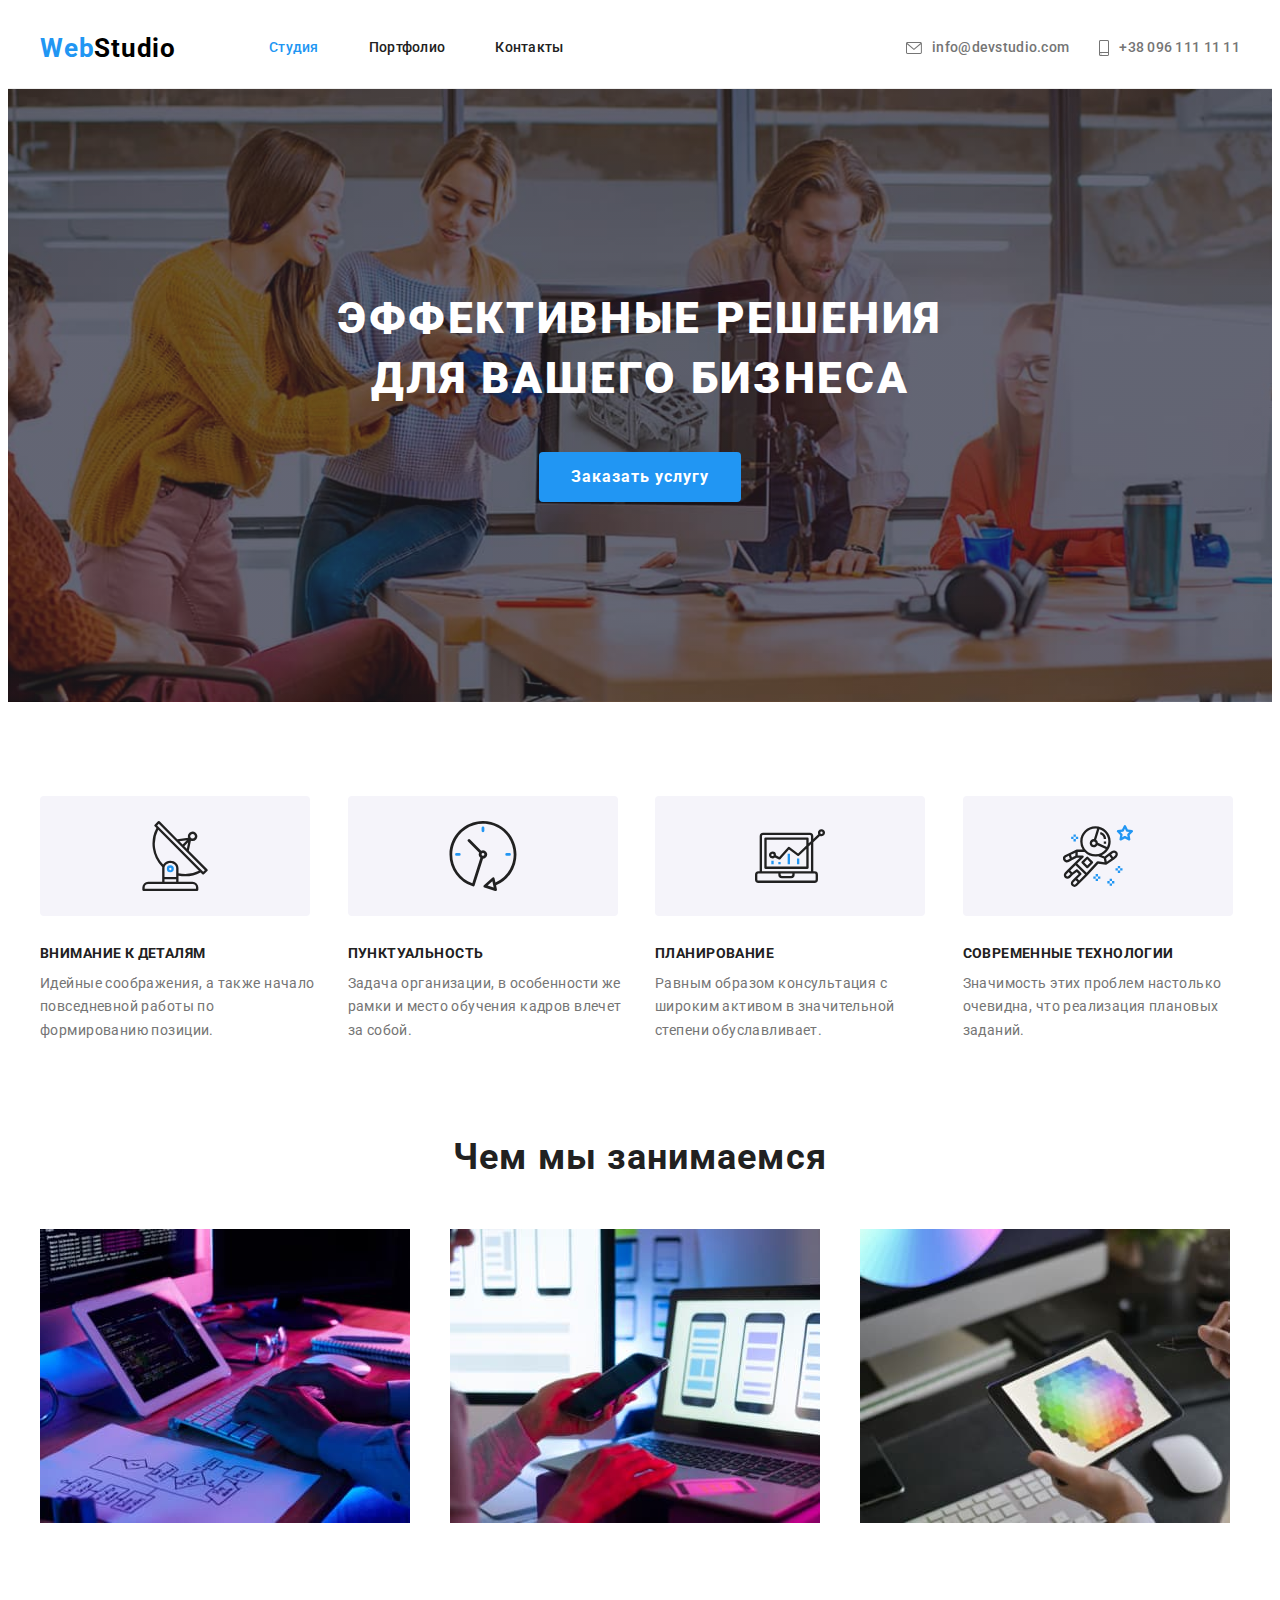
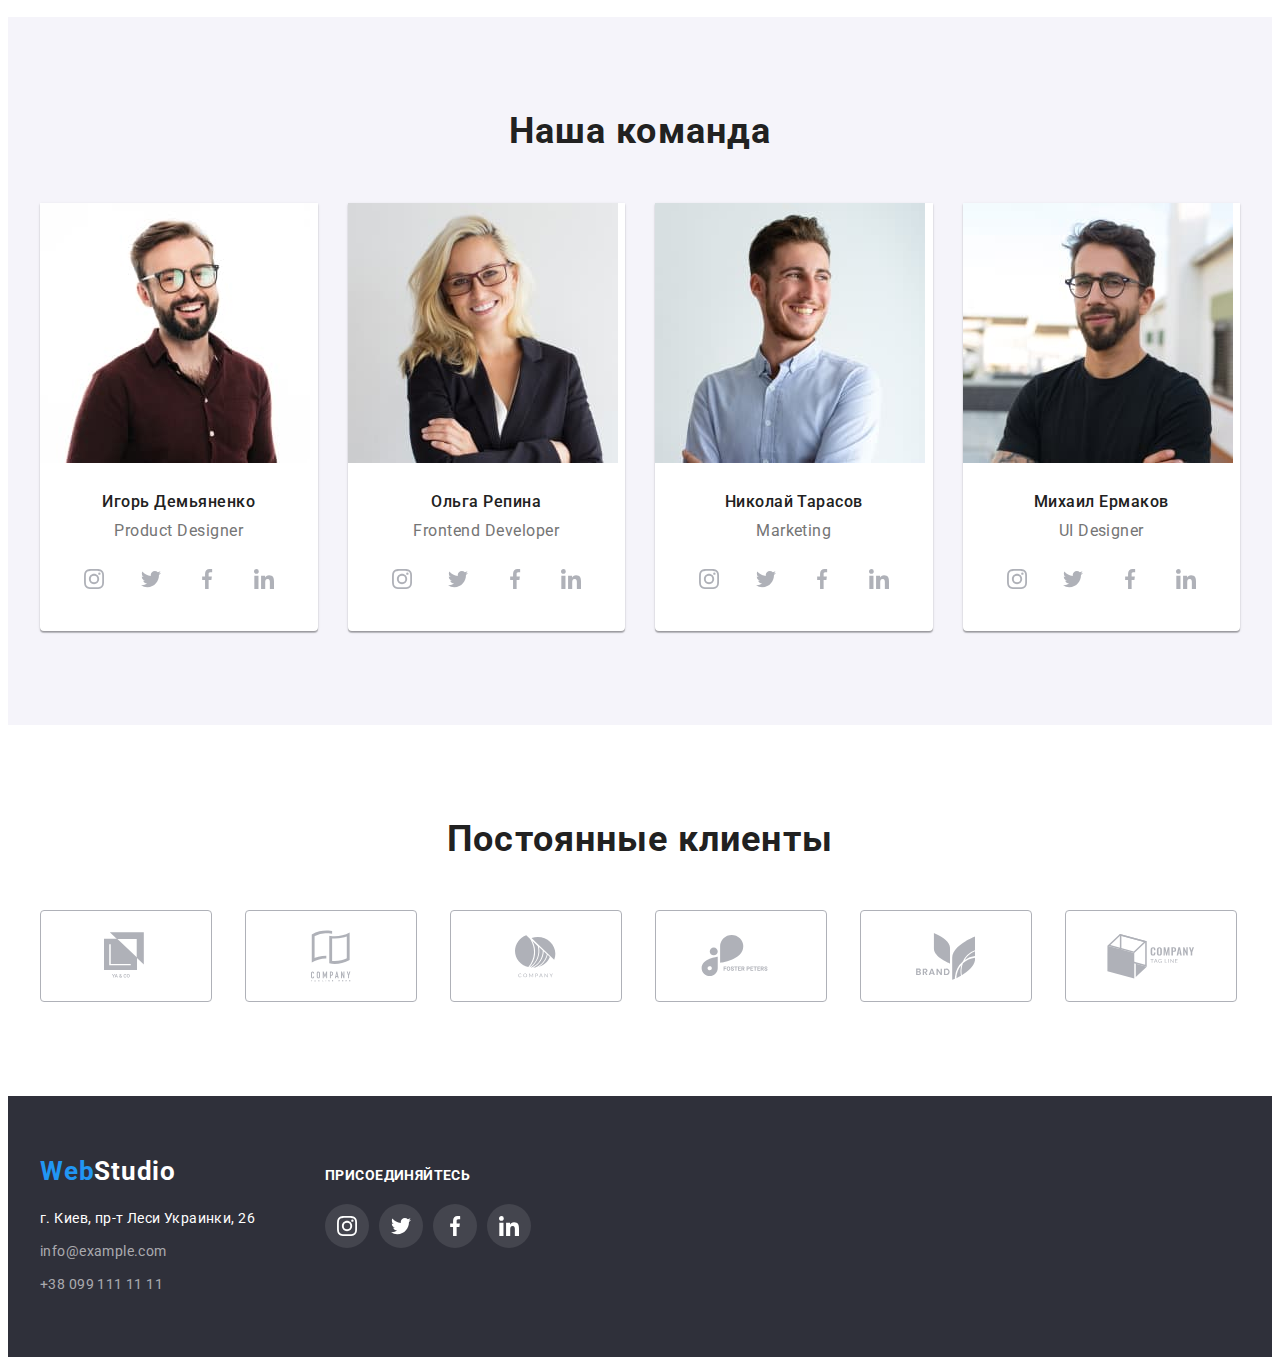
<file: index.html>
<!DOCTYPE html>
<html lang="ru">
<head>
    <meta charset="UTF-8">
    <meta http-equiv="X-UA-Compatible" content="IE=edge">
    <meta name="viewport" content="width=device-width, initial-scale=1.0">
    <title>Веб Студия</title>
    <link rel="stylesheet" href="https://cdnjs.cloudflare.com/ajax/libs/modern-normalize/1.0.0/modern-normalize.min.css"
        integrity="sha512-ISS7cAi1PEhQ8jnbJpJZMd29NlhNj4AWYyLOSp2CE/CsHxTCu+r+t0D2yoJudVrd0/8fTVPUVDzY5Tvli75u/g=="
        crossorigin="anonymous" />
    <link rel="preconnect" href="https://fonts.gstatic.com">
    <link href="https://fonts.googleapis.com/css2?family=Raleway:wght@700&family=Roboto:wght@400;500;700;900&display=swap"
        rel="stylesheet">
    <link rel="stylesheet" href="./css/styles.css">
</head>

<body>

     <!-- Шапка! -->
    <header class="page-header">
        <div class="container">
            <nav class="main-nav">
                <a  class="logo logo-light-theme link"
                    href="#"
                    target="_blank"
                    rel="noopener noreferrer"
                    lang="en"
                    aria-label="Web Studio">
                    <span class="logo-text">Web</span>Studio</a> 
                <ul class="site-nav list">
                    <li class="nav-item">
                        <a class="nav-link link current-page" href="./index.html">Студия</a>
                    </li>
                    <li class="nav-item">
                        <a class="nav-link link" href="./portfolio.html">Портфолио</a>
                    </li>
                    <li class="nav-item">
                        <a class="nav-link link" href="#">Контакты</a>
                    </li>
                </ul>
            </nav>

            <ul class="contacts-header list">
                <li class="contacts-header-item mail">
                    <a class="contacts-header-link link" href="mailto:info@devstudio.com">
                        <svg class="contacts-icon" width="16" height="12">
                            <use href="./images/icons.svg#icon-envelope"></use>
                        </svg>
                        <span>info@devstudio.com</span>
                    </a>
                </li>
                <li class="contacts-header-item tel">
                    <a class="contacts-header-link tel link" href="tel:+380961111111">
                        <svg class="contacts-icon" width="10" height="16">
                            <use href="./images/icons.svg#icon-smartphone"></use>
                        </svg>
                        <span>+38 096 111 11 11</span>
                    </a>
                </li>
            </ul>
        </div>
    </header>


    <main>

        <!-- Герой!  -->

        <section class="hero">
            <div class="hero-wrapper">
                <h1 class="hero-title">Эффективные решения для вашего бизнеса</h1>
                <button class="modal-button button" type="button">Заказать услугу</button>
            </div>
        </section>


        <!-- Особенности! -->

        <section class="features section">
            <div class="container">
                <h2 class="visually-hidden">Наши Особенности</h2>
                <ul class="features-list list">
                    <li class="features-item">
                        <div class="features-item-thumb">
                            <svg width="70" height="70">
                                <use href="./images/icons.svg#icon-antenna"></use>
                            </svg>
                        </div>
                        <h3 class="features-title">Внимание к деталям</h3>
                        <p class="features-desc">Идейные соображения, а также начало повседневной работы по формированию позиции.</p>
                    </li>
                    <li class="features-item">
                        <div class="features-item-thumb">
                            <svg width="70" height="70">
                                <use href="./images/icons.svg#icon-clock"></use>
                            </svg>
                        </div>
                        <h3 class="features-title">Пунктуальность</h3>
                        <p class="features-desc">Задача организации, в особенности же рамки и место обучения кадров влечет за собой.</p>
                    </li>
                    <li class="features-item">
                        <div class="features-item-thumb">
                            <svg width="70" height="70">
                                <use href="./images/icons.svg#icon-diagram"></use>
                            </svg>
                        </div>
                        <h3 class="features-title">Планирование</h3>
                        <p class="features-desc">Равным образом консультация с широким активом в значительной степени обуславливает.</p>
                    </li>
                    <li class="features-item">
                        <div class="features-item-thumb">
                            <svg width="70" height="70">
                                <use href="./images/icons.svg#icon-astronaut"></use>
                            </svg>
                        </div>
                        <h3 class="features-title">Современные технологии</h3>
                        <p class="features-desc">Значимость этих проблем настолько очевидна, что реализация плановых заданий.</p>
                    </li>
                </ul>
            </div>
        </section>

        <!-- Галерея студии! -->

        <section class="gallery section">
            <div class="container">
                <h2 class="section-title">Чем мы занимаемся</h2>
                <ul class="gallery-list list">
                    <li class="gallery-item">
                        <img 
                            class="gallery-img"
                            src="./images/main/main-studio/work-process-01.jpg" 
                            alt="Сотрудник пишет код"
                            width="370"
                            height="294">
                    </li>
                    <li class="gallery-item">
                        <img 
                            class="gallery-img"
                            src="./images/main/main-studio/work-process-02.jpg" 
                            alt="Сотрудник адаптирует сайт под мобильные устройства" 
                            width="370"
                            height="294">
                    </li>
                    <li class="gallery-item">
                        <img 
                            class="gallery-img"
                            src="./images/main/main-studio/work-process-03.jpg" 
                            alt="Дизайнер работает с палитрой" 
                            width="370"
                            height="294">
                    </li>
                </ul>
            </div>
        </section>

        <!-- Сотрудники! -->

        <section class="employees section">
            <div class="container">
                <h2 class="section-title">Наша команда</h2>
                <ul class="employees-list list">
                    <li class="employee-card">
                        <img 
                            class="employee-img"
                            src="./images/main/main-employees/employee-01.jpg" 
                            alt="Игорь Демьяненко"
                            width="270"
                            height="260">
                        <div class="employee-card-wrapper">    
                            <h3 class="employee-name">Игорь Демьяненко</h3>
                            <p class="employee-speciality" lang="en">Product Designer</p>
                            <ul class="social list">
                                <li class="social-item">
                                    <a class="social-link" href="#" target="_blank" aria-label="Instagram">
                                        <svg class="social-icon" width="20" height="20">
                                            <use href="./images/icons.svg#icon-instagram"></use>
                                        </svg>
                                    </a>
                                </li>
                                <li class="social-item">
                                    <a class="social-link" href="#" target="_blank" aria-label="Twitter">
                                        <svg class="social-icon" width="20" height="20">
                                            <use href="./images/icons.svg#icon-twitter"></use>
                                        </svg>
                                    </a>
                                </li>
                                <li class="social-item">
                                    <a class="social-link" href="#" target="_blank" aria-label="Facebook">
                                        <svg class="social-icon" width="20" height="20">
                                            <use href="./images/icons.svg#icon-facebook"></use>
                                        </svg>
                                    </a>
                                </li>
                                <li class="social-item">
                                    <a class="social-link" href="#" target="_blank" aria-label="Linkedin">
                                        <svg class="social-icon" width="20" height="20">
                                            <use href="./images/icons.svg#icon-linkedin"></use>
                                        </svg>
                                    </a>
                                </li>
                            </ul>
                        </div>
                    </li>
                    <li class="employee-card">
                        <img 
                            class="employee-img"
                            src="./images/main/main-employees/employee-02.jpg" 
                            alt="Ольга Репина" 
                            width="270"
                            height="260">
                        <div class="employee-card-wrapper">
                            <h3 class="employee-name">Ольга Репина</h3>
                            <p class="employee-speciality" lang="en">Frontend Developer</p>
                            <ul class="social list">
                                <li class="social-item">
                                    <a class="social-link" href="#" target="_blank" aria-label="Instagram">
                                        <svg class="social-icon" width="20" height="20">
                                            <use href="./images/icons.svg#icon-instagram"></use>
                                        </svg>
                                    </a>
                                </li>
                                <li class="social-item">
                                    <a class="social-link" href="#" target="_blank" aria-label="Twitter">
                                        <svg class="social-icon" width="20" height="20">
                                            <use href="./images/icons.svg#icon-twitter"></use>
                                        </svg>
                                    </a>
                                </li>
                                <li class="social-item">
                                    <a class="social-link" href="#" target="_blank" aria-label="Facebook">
                                        <svg class="social-icon" width="20" height="20">
                                            <use href="./images/icons.svg#icon-facebook"></use>
                                        </svg>
                                    </a>
                                </li>
                                <li class="social-item">
                                    <a class="social-link" href="#" target="_blank" aria-label="Linkedin">
                                        <svg class="social-icon" width="20" height="20">
                                            <use href="./images/icons.svg#icon-linkedin"></use>
                                        </svg>
                                    </a>
                                </li>
                            </ul>
                        </div>
                    </li>
                    <li class="employee-card">
                        <img 
                            class="employee-img"
                            src="./images/main/main-employees/employee-03.jpg" 
                            alt="Николай Тарасов" 
                            width="270"
                            height="260">
                        <div class="employee-card-wrapper">
                            <h3 class="employee-name">Николай Тарасов</h3>
                            <p class="employee-speciality" lang="en">Marketing</p>
                            <ul class="social list">
                                <li class="social-item">
                                    <a class="social-link" href="#" target="_blank" aria-label="Instagram">
                                        <svg class="social-icon" width="20" height="20">
                                            <use href="./images/icons.svg#icon-instagram"></use>
                                        </svg>
                                    </a>
                                </li>
                                <li class="social-item">
                                    <a class="social-link" href="#" target="_blank" aria-label="Twitter">
                                        <svg class="social-icon" width="20" height="20">
                                            <use href="./images/icons.svg#icon-twitter"></use>
                                        </svg>
                                    </a>
                                </li>
                                <li class="social-item">
                                    <a class="social-link" href="#" target="_blank" aria-label="Facebook">
                                        <svg class="social-icon" width="20" height="20">
                                            <use href="./images/icons.svg#icon-facebook"></use>
                                        </svg>
                                    </a>
                                </li>
                                <li class="social-item">
                                    <a class="social-link" href="#" target="_blank" aria-label="Linkedin">
                                        <svg class="social-icon" width="20" height="20">
                                            <use href="./images/icons.svg#icon-linkedin"></use>
                                        </svg>
                                    </a>
                                </li>
                            </ul>
                        </div>
                    </li>
                    <li class="employee-card">
                        <img 
                            class="employee-img"
                            src="./images/main/main-employees/employee-04.jpg" 
                            alt="Михаил Ермаков" 
                            width="270"
                            height="260">
                        <div class="employee-card-wrapper">
                            <h3 class="employee-name">Михаил Ермаков</h3>
                            <p class="employee-speciality" lang="en">UI Designer</p>
                            <ul class="social list">
                                <li class="social-item">
                                    <a class="social-link" href="#" target="_blank" aria-label="Instagram">
                                        <svg class="social-icon" width="20" height="20">
                                            <use href="./images/icons.svg#icon-instagram"></use>
                                        </svg>
                                    </a>
                                </li>
                                <li class="social-item">
                                    <a class="social-link" href="#" target="_blank" aria-label="Twitter">
                                        <svg class="social-icon" width="20" height="20">
                                            <use href="./images/icons.svg#icon-twitter"></use>
                                        </svg>
                                    </a>
                                </li>
                                <li class="social-item">
                                    <a class="social-link" href="#" target="_blank" aria-label="Facebook">
                                        <svg class="social-icon" width="20" height="20">
                                            <use href="./images/icons.svg#icon-facebook"></use>
                                        </svg>
                                    </a>
                                </li>
                                <li class="social-item">
                                    <a class="social-link" href="#" target="_blank" aria-label="Linkedin">
                                        <svg class="social-icon" width="20" height="20">
                                            <use href="./images/icons.svg#icon-linkedin"></use>
                                        </svg>
                                    </a>
                                </li>
                            </ul>
                        </div>
                    </li>
                </ul>
            </div>
        </section>


        <!-- Клиенты! -->

        <section class="clients section">
            <div class="container">
                <h2 class="section-title">Постоянные клиенты</h2>
                <ul class="clients-list list">
                    <li class="clients-item">
                        <a class="clients-link link" href="#" target="_blank" lang="en" aria-label="ya-and-co">
                            <svg class="clients-icon" width="44" height="49">
                                <use href="./images/icons.svg#icon-clients-logo-1"></use>
                            </svg>
                        </a>
                    </li>
                    <li class="clients-item">
                        <a class="clients-link link" href="#" target="_blank" lang="en" aria-label="company-tagline-here">
                            <svg class="clients-icon" width="40" height="52">
                                <use href="./images/icons.svg#icon-clients-logo-2"></use>
                            </svg>
                        </a>
                    </li>
                    <li class="clients-item">
                        <a class="clients-link link" href="#" target="_blank" lang="en" aria-label="company">
                            <svg class="clients-icon" width="41" height="43">
                                <use href="./images/icons.svg#icon-clients-logo-3"></use>
                            </svg>
                        </a>
                    </li>
                    <li class="clients-item">
                        <a class="clients-link link" href="#" target="_blank" lang="en" aria-label="foster-peters">
                            <svg class="clients-icon" width="80" height="42">
                                <use href="./images/icons.svg#icon-clients-logo-4"></use>
                            </svg>
                        </a>
                    </li>
                    <li class="clients-item">
                        <a class="clients-link link" href="#" target="_blank" lang="en" aria-label="brand">
                            <svg class="clients-icon" width="59" height="47">
                                <use href="./images/icons.svg#icon-clients-logo-5"></use>
                            </svg>
                        </a>
                    </li>
                    <li class="clients-item">
                        <a class="clients-link link" href="#" target="_blank" lang="en" aria-label="company-tagline">
                            <svg class="clients-icon" width="88" height="45">
                                <use href="./images/icons.svg#icon-clients-logo-6"></use>
                            </svg>
                        </a>
                    </li>
                </ul>
            </div>
        </section>
    </main>


    <!-- Подвал! -->

    <footer class="footer">
        <div class="container">
            <div class="adress-box">
                <a 
                    class="logo logo-dark-theme link"
                    href="#"
                    target="_blank"
                    rel="noopener noreferrer"
                    lang="en"
                    aria-label="Web Studio">
                    <span class="logo-text">Web</span>Studio
                </a>

                <address class="address">
                    <p class="address-info">г. Киев, пр-т Леси Украинки, 26</p>
                    <ul class="contacts-footer list">
                        <li class="contacts-footer-item mail">
                            <a class="contacts-footer-link link" href="mailto:info@example.com">info@example.com</a>
                        </li>
                        <li class="contacts-footer-item">
                            <a class="contacts-footer-link link" href="tel:+380991111111">+38 099 111 11 11</a>
                        </li>
                    </ul>
                </address>
            </div>
            <div class="appeal-box">
                <p  class="appeal">Присоединяйтесь</p>
                <ul class="social list">
                    <li class="social-item">
                        <a class="social-link dark-theme" href="#" target="_blank" aria-label="Instagram">
                            <svg class="social-icon" width="20" height="20">
                                <use href="./images/icons.svg#icon-instagram"></use>
                            </svg>
                        </a>
                    </li>
                    <li class="social-item">
                        <a class="social-link dark-theme" href="#" target="_blank" aria-label="Twitter">
                            <svg class="social-icon" width="20" height="20">
                                <use href="./images/icons.svg#icon-twitter"></use>
                            </svg>
                        </a>
                    </li>
                    <li class="social-item">
                        <a class="social-link dark-theme" href="#" target="_blank" aria-label="Facebook">
                            <svg class="social-icon" width="20" height="20">
                                <use href="./images/icons.svg#icon-facebook"></use>
                            </svg>
                        </a>
                    </li>
                    <li class="social-item">
                        <a class="social-link dark-theme" href="#" target="_blank" aria-label="Linkedin">
                            <svg class="social-icon" width="20" height="20">
                                <use href="./images/icons.svg#icon-linkedin"></use>
                            </svg>
                        </a>
                    </li>
                </ul>
            </div>
         </div>
    </footer>   
</body>

</html>
</file>
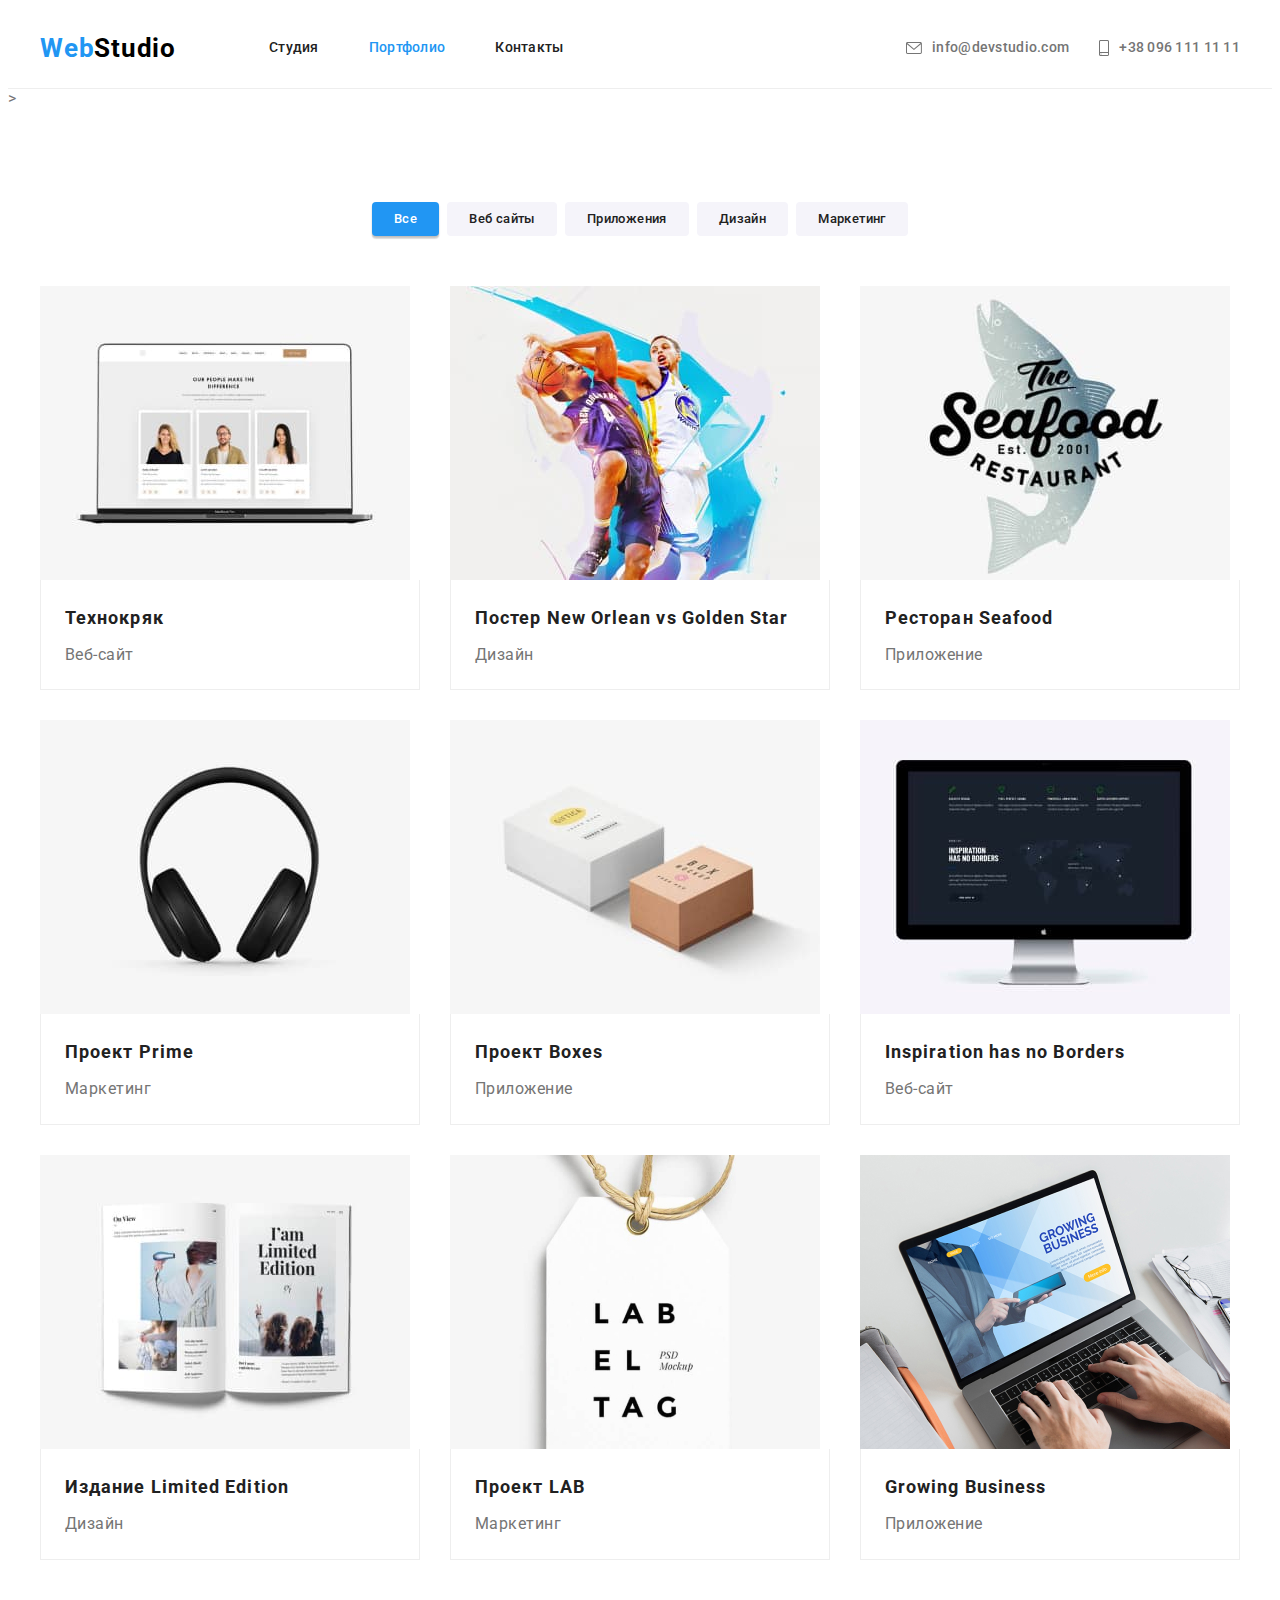
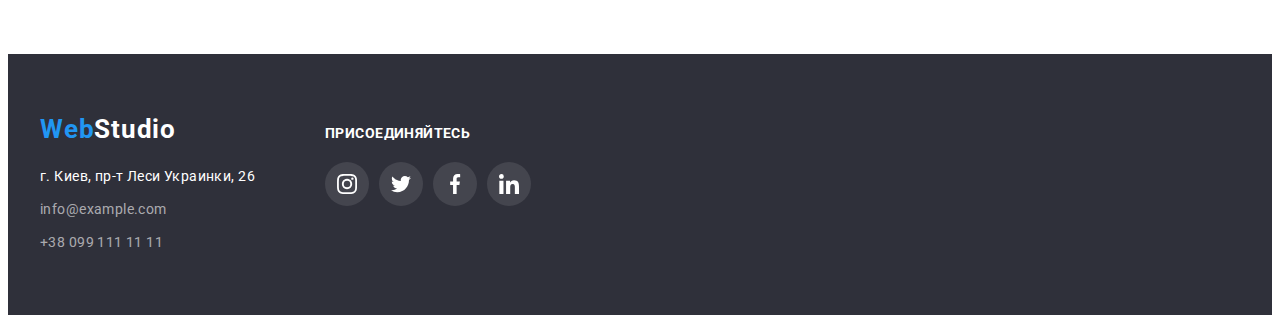
<file: portfolio.html>
<!DOCTYPE html>
<html lang="ru">
<head>
    <meta charset="UTF-8">
    <meta http-equiv="X-UA-Compatible" content="IE=edge">
    <meta name="viewport" content="width=device-width, initial-scale=1.0">
    <title>Портфолио</title>
    <link rel="stylesheet" href="https://cdnjs.cloudflare.com/ajax/libs/modern-normalize/1.0.0/modern-normalize.min.css"
        integrity="sha512-ISS7cAi1PEhQ8jnbJpJZMd29NlhNj4AWYyLOSp2CE/CsHxTCu+r+t0D2yoJudVrd0/8fTVPUVDzY5Tvli75u/g=="
        crossorigin="anonymous" />
    <link rel="preconnect" href="https://fonts.gstatic.com">
    <link href="https://fonts.googleapis.com/css2?family=Raleway:wght@700&family=Roboto:wght@400;500;700;900&display=swap"
        rel="stylesheet">
    <link rel="stylesheet" href="./css/styles.css">
</head>


<body>

    <!-- Шапка! -->

    <header class="page-header">
        <div class="container">
            <nav class="main-nav">
                <a class="logo logo-light-theme link" href="#" target="_blank" rel="noopener noreferrer" lang="en"
                    aria-label="Web Studio">
                    <span class="logo-text">Web</span>Studio</a>
                <ul class="site-nav list">
                    <li class="nav-item">
                        <a class="nav-link link" href="./index.html">Студия</a>
                    </li>
                    <li class="nav-item">
                        <a class="nav-link link current-page" href="./portfolio.html">Портфолио</a>
                    </li>
                    <li class="nav-item">
                        <a class="nav-link link" href="#">Контакты</a>
                    </li>
                </ul>
            </nav>
    
            <ul class="contacts-header list">
                <li class="contacts-header-item mail">
                    <a class="contacts-header-link link" href="mailto:info@devstudio.com">
                        <svg class="contacts-icon" width="16" height="12">
                            <use href="./images/icons.svg#icon-envelope"></use>
                        </svg>
                        <span>info@devstudio.com</span>
                    </a>
                </li>
                <li class="contacts-header-item tel">
                    <a class="contacts-header-link tel link" href="tel:+380961111111">
                        <svg class="contacts-icon" width="10" height="16">
                            <use href="./images/icons.svg#icon-smartphone"></use>
                        </svg>
                        <span>+38 096 111 11 11</span>
                    </a>
                </li>
            </ul>
        </div>
    </header>
>


    <main>

        <!-- Портфолио -->

        <section class="portfolio section">
            <h1 class="visually-hidden">Портфолио</h1>
                <div class="container">
                    <ul class="projects-filter list">
                        <li class="filter-option">
                            <button class="filter-button active-btn button" type="button">Все</button>
                        </li>
                        <li class="filter-option">
                            <button class="filter-button button" type="button">Веб сайты</button>
                        </li>
                        <li class="filter-option">
                            <button class="filter-button button" type="button">Приложения</button>
                        </li>
                        <li class="filter-option">
                            <button class="filter-button button" type="button">Дизайн</button>
                        </li>
                        <li class="filter-option">
                            <button class="filter-button button" type="button">Маркетинг</button>
                    </ul>

                    <ul class="projects list">
                        <li class="project-card">
                            <a class="project-link link" href="#">
                                <img 
                                    class="project-img"
                                    src="./images/portfolio/work-sample-01.jpg" 
                                    alt="Главная страница веб-сайта Технокряк" 
                                    width="370" 
                                    height="294">
                                <div class="project-thumb">
                                    <h2 class="project-title">Технокряк</h2>
                                    <p class="project-type">Веб-сайт</p>
                                </div>
                            </a>
                        </li>
                        <li class="project-card">
                            <a class="project-link link" href="#">
                                <img 
                                    class="project-img"
                                    src="./images/portfolio/work-sample-02.jpg" 
                                    alt="Постер New Orlean vs Golden Star" 
                                    width="370" 
                                    height="294">
                                <div class="project-thumb">
                                    <h2 class="project-title">Постер <span lang="en">New Orlean vs Golden Star</span></h2>
                                    <p class="project-type">Дизайн</p>
                                </div>
                            </a>
                        </li>
                        <li class="project-card">
                            <a class="project-link link" href="#">
                                <img 
                                    class="project-img"
                                    src="./images/portfolio/work-sample-03.jpg" 
                                    alt="Иконка приложения ресторана Seafood" 
                                    width="370" 
                                    height="294">
                                <div class="project-thumb">
                                    <h2 class="project-title">Ресторан <span lang="en">Seafood</span></h2>
                                    <p class="project-type">Приложение</p>
                                </div>
                            </a>
                        </li>
                        <li class="project-card">
                            <a class="project-link link" href="#">
                                <img 
                                    class="project-img"
                                    src="./images/portfolio/work-sample-04.jpg" 
                                    alt="Логотип маркетинг проекта Prime" 
                                    width="370" 
                                    height="294">
                                <div class="project-thumb">
                                    <h2 class="project-title">Проект <span lang="en">Prime</span></h2>
                                    <p class="project-type">Маркетинг</p>
                                </div>
                            </a>
                        </li>
                        <li class="project-card">
                            <a class="project-link link" href="#">
                                <img 
                                    class="project-img" 
                                    src="./images/portfolio/work-sample-05.jpg" 
                                    alt="Логотип проекта Boxes" 
                                    width="370" 
                                    height="294">
                                <div class="project-thumb">
                                    <h2 class="project-title">Проект <span lang="en">Boxes</span></h2>
                                    <p class="project-type">Приложение</p>
                                </div>
                            </a>
                        </li>
                        <li class="project-card">
                            <a class="project-link link" href="#">
                                <img 
                                    class="project-img"
                                    src="./images/portfolio/work-sample-06.jpg" 
                                    alt="Главная страница веб-сайта Inspiration has no Borders" 
                                    width="370" 
                                    height="294">
                                <div class="project-thumb">
                                    <h2 class="project-title" lang="en">Inspiration has no Borders</h2>
                                    <p class="project-type">Веб-сайт</p>
                                </div>
                            </a>
                        </li>
                        <li class="project-card">
                            <a class="project-link link" href="#">
                                <img 
                                    class="project-img"
                                    src="./images/portfolio/work-sample-07.jpg" 
                                    alt="Разворот издания Limited Edition" 
                                    width="370" 
                                    height="294">
                                <div class="project-thumb">
                                    <h2 class="project-title">Издание <span lang="en">Limited Edition</span></h2>
                                    <p class="project-type">Дизайн</p>
                                </div>
                            </a>
                        </li>
                        <li class="project-card">
                            <a class="project-link link" href="#">
                                <img 
                                    class="project-img"
                                    src="./images/portfolio/work-sample-08.jpg" 
                                    alt="Логотип маркетинг проекта LAB" 
                                    width="370" 
                                    height="294">
                                <div class="project-thumb">
                                    <h2 class="project-title">Проект <span lang="en">LAB</span></h2>
                                    <p class="project-type">Маркетинг</p>
                                </div>
                            </a>
                        </li>
                        <li class="project-card">
                            <a class="project-link link" href="#">
                                <img 
                                    class="project-img"
                                    src="./images/portfolio/work-sample-09.jpg" 
                                    alt="Главная страница приложения Growing Business" 
                                    width="370" 
                                    height="294">
                                <div class="project-thumb">
                                    <h2 class="project-title" lang="en">Growing Business</h2>
                                    <p class="project-type">Приложение</p>
                                </div>
                            </a>
                        </li>
                    </ul>
            </div>
        </section>  
    </main>
        
    <!-- Подвал! -->
                                      
    <footer class="footer">
        <div class="container">
            <div class="adress-box">
                <a class="logo logo-dark-theme link" href="#" target="_blank" rel="noopener noreferrer" lang="en"
                    aria-label="Web Studio">
                    <span class="logo-text">Web</span>Studio
                </a>
    
                <address class="address">
                    <p class="address-info">г. Киев, пр-т Леси Украинки, 26</p>
                    <ul class="contacts-footer list">
                        <li class="contacts-footer-item mail">
                            <a class="contacts-footer-link link" href="mailto:info@example.com">info@example.com</a>
                        </li>
                        <li class="contacts-footer-item">
                            <a class="contacts-footer-link link" href="tel:+380991111111">+38 099 111 11 11</a>
                        </li>
                    </ul>
                </address>
            </div>
            <div class="appeal-box">
                <p class="appeal">Присоединяйтесь</p>
                <ul class="social list">
                    <li class="social-item">
                        <a class="social-link dark-theme" href="#" aria-label="Instagram">
                            <svg class="social-icon" width="20" height="20">
                                <use href="./images/icons.svg#icon-instagram"></use>
                            </svg>
                        </a>
                    </li>
                    <li class="social-item">
                        <a class="social-link dark-theme" href="#" aria-label="Twitter">
                            <svg class="social-icon" width="20" height="20">
                                <use href="./images/icons.svg#icon-twitter"></use>
                            </svg>
                        </a>
                    </li>
                    <li class="social-item">
                        <a class="social-link dark-theme" href="#" aria-label="Facebook">
                            <svg class="social-icon" width="20" height="20">
                                <use href="./images/icons.svg#icon-facebook"></use>
                            </svg>
                        </a>
                    </li>
                    <li class="social-item">
                        <a class="social-link dark-theme" href="#" aria-label="Linkedin">
                            <svg class="social-icon" width="20" height="20">
                                <use href="./images/icons.svg#icon-linkedin"></use>
                            </svg>
                        </a>
                    </li>
                </ul>
            </div>
        </div>
    </footer>
</body>
</html>
</file>
<file: css/styles.css>
/* основной шрифт  "Roboto", sans-serif */
/* вторичный шрифт  "Raleway", sans-serif */
/* цвет основного текста #757575 */
/* вторичный цвет текста   #212121 */
/* основной цвет фона  #fff */
/* вторичный цвет фона  #f5f4fa */
/* фон подвала 2F303A */
/* акцент #18A0FB */
/* верхний и нижний внутренний отступ секций: 94px */

:root {
  --main-font: "Roboto", sans-serif;
  --secondary-font: "Raleway", sans-serif;
  --primary-text-color: #757575;
  --secondary-text-color: #212121;
  --logo-color: #000;
  --primary-background-color: #fff;
  --secondary-background-color: #f5f4fa;
  --footer-background: #2f303a;
  --accent-color: #2196f3;
  --section-padding-top-and-bottom: 94px;
}

body {
  font-family: var(--main-font);
  color: var(--primary-text-color);
}

h1,
h2,
h3,
h4,
h5,
h6,
p {
  margin: 0;
}

ol,
ul {
  margin: 0;
  padding: 0;
}

img {
  display: block;
  max-width: 100%;
  height: auto;
}

.list {
  list-style: none;
}

.link {
  text-decoration: none;
}

.address {
  font-style: normal;
}

.visually-hidden {
  position: absolute !important;
  clip: rect(1px 1px 1px 1px); /* IE6, IE7 */
  clip: rect(1px, 1px, 1px, 1px);
  padding: 0 !important;
  border: 0 !important;
  height: 1px !important;
  width: 1px !important;
  overflow: hidden;
}

/* =============COMPONENTS!!!=============== */
.logo {
  font-family: var(--logo-color);
  font-weight: 700;
  font-size: 26px;
  line-height: 1.19;
  letter-spacing: 0.03em;
}

.logo-dark-theme {
  display: block;
  margin-bottom: 20px;
  color: #fff;
}

.logo-light-theme {
  padding-top: 24px;
  padding-bottom: 24px;
  color: #000;
}

.logo-text {
  color: var(--accent-color);
}

.button {
  font-family: inherit;
  cursor: pointer;
}

.button:hover,
.button:focus {
  background-color: var(--accent-color);
  color: #fff;
}

.section-title {
  margin-bottom: 50px;
  font-weight: 700;
  font-size: 36px;
  line-height: 1.16;
  letter-spacing: 0.03em;
  text-align: center;
  color: var(--secondary-text-color);
}

.nav-item > .current-page {
  color: var(--accent-color);
}

.container {
  max-width: 1200px;
  margin-left: auto;
  margin-right: auto;
  padding-left: 15px;
  padding-right: 15px;
}

.section {
  padding-top: var(--section-padding-top-and-bottom);
  padding-bottom: var(--section-padding-top-and-bottom);
  background-color: var(--primary-background-color);
}

/* ==============HEADER!!!=============== */
.page-header {
  background-color: var(--primary-background-color);
  border-bottom: 1px solid #eee;
}

.page-header > .container {
  display: flex;
  align-items: center;
}

.main-nav {
  display: flex;
  align-items: center;
}

.site-nav {
  display: flex;
  margin-left: 93px;
}

.nav-item + .nav-item {
  margin-left: 50px;
}

.nav-link {
  display: block;
  padding-top: 32px;
  padding-bottom: 32px;
  font-weight: 500;
  font-size: 14px;
  line-height: 1.14;
  letter-spacing: 0.02em;
  color: var(--secondary-text-color);
}

.contacts-header {
  display: flex;
  margin-left: auto;
  align-items: center;
}

.contacts-icon {
  margin-right: 10px;
  fill: currentColor;
}

.contacts-header-link {
  display: flex;
  align-items: center;
  padding-top: 32px;
  padding-bottom: 32px;
  font-weight: 500;
  font-size: 14px;
  line-height: 1.14;
  letter-spacing: 0.02em;
  color: var(--primary-text-color);
}

.contacts-header-item.tel {
  margin-left: 30px;
}

.nav-link:hover,
.nav-link:focus,
.contacts-header-link:hover,
.contacts-header-link:focus {
  color: var(--accent-color);
}
/* ===============HEADER END!!!=================== */

/* ===============HERO!!!======================= */
.hero {
  padding-top: 200px;
  padding-bottom: 200px;
  max-width: 1600px;
  margin-left: auto;
  margin-right: auto;
  background-color: #c4c4c4;
  background-image: linear-gradient(
      to right,
      rgba(47, 48, 58, 0.4),
      rgba(47, 48, 58, 0.4)
    ),
    url("../images/main/hero-background.jpg");
  background-position: center;
  background-size: cover;
  background-repeat: no-repeat;
}

.hero-wrapper {
  max-width: 696px;
  margin-left: auto;
  margin-right: auto;
  text-align: center;
}

.hero-title {
  margin-bottom: 43px;
  font-weight: 900;
  font-size: 44px;
  line-height: 1.36;
  letter-spacing: 0.06em;
  text-transform: uppercase;
  color: #fff;
}

.modal-button {
  padding: 10px 32px;
  border-radius: 4px;
  min-width: 200px;
  font-weight: 700;
  font-size: 16px;
  line-height: 1.87;
  letter-spacing: 0.06em;
  color: #fff;
  background-color: var(--accent-color);
  border: none;
}
/* ===============HERO END!!!======================= */

/* ===============FEATURES SECTION!!!================ */
.features.section {
  padding-bottom: 47px;
}

.features-list {
  display: flex;
  margin-left: -30px;
  margin-top: -30px;
}

.features-item {
  margin-left: 30px;
  margin-top: 30px;
  flex-basis: calc(100% / 4 - 30px);
}

.features-item-thumb {
  display: flex;
  justify-content: center;
  align-items: center;
  width: 270px;
  height: 120px;
  margin-bottom: 30px;
  background-color: rgba(245, 244, 250, 1);
  border-radius: 4px;
  text-align: center;
}

.features-title {
  margin-bottom: 10px;
  font-weight: 700;
  font-size: 14px;
  line-height: 1.14;
  letter-spacing: 0.03em;
  text-transform: uppercase;
  color: var(--secondary-text-color);
}

.features-desc {
  font-size: 14px;
  line-height: 1.71;
  letter-spacing: 0.03em;
}

/* ===============FEATURES SECTION END!!!================ */

/* ===============GALLERY SECTION!!!====================== */
.gallery.section {
  padding-top: 47px;
}

.gallery-list {
  display: flex;
  flex-wrap: wrap;
  margin-left: -30px;
  margin-top: -30px;
}

.gallery-item {
  margin-left: 30px;
  margin-top: 30px;
  flex-basis: calc(100% / 3 - 30px);
}
/* ===============GALLERY SECTION END!!!====================== */

/* ===============EMPLOYEES SECTION!!!============================== */
.employees.section {
  background-color: var(--secondary-background-color);
}

.employees-list {
  display: flex;
  flex-wrap: wrap;
  margin-left: -30px;
  margin-top: -30px;
}

.employee-card {
  margin-left: 30px;
  margin-top: 30px;
  flex-basis: calc(100% / 4 - 30px);
  background-color: #fff;
  border-bottom-right-radius: 4px;
  border-bottom-left-radius: 4px;
  box-shadow: 0px 1px 3px rgba(0, 0, 0, 0.12), 0px 1px 1px rgba(0, 0, 0, 0.14),
    0px 2px 1px rgba(0, 0, 0, 0.2);
}

.employee-card-wrapper {
  padding: 30px 32px;
}

.employee-name {
  margin-bottom: 10px;
  text-align: center;
  font-weight: 500;
  font-size: 16px;
  line-height: 1.18;
  letter-spacing: 0.03em;
  color: var(--secondary-text-color);
}

.employee-speciality {
  margin-bottom: 16px;
  text-align: center;
  line-height: 1.18;
  letter-spacing: 0.03em;
  color: var(--primary-text-color);
}

.social {
  display: flex;
  justify-content: space-between;
}

.social-link {
  display: flex;
  justify-content: center;
  align-items: center;
  width: 44px;
  height: 44px;
  border-radius: 50%;
  color: #afb1b8;
}

.social-icon {
  fill: currentColor;
}

.social-link:hover,
.social-link:focus {
  background-color: var(--accent-color);
  color: #fff;
}

/* ===============EMPLOYEES SECTION END!!!============================== */

/* ===============CLIENTS!!!================================= */
.clients-list {
  display: flex;
  flex-wrap: wrap;
  margin-top: -30px;
  margin-left: -30px;
}

.clients-item {
  margin-left: 30px;
  margin-top: 30px;
  flex-basis: calc(100% / 6 - 30px);
  color: #afb1b8;
}

.clients-link {
  display: flex;
  justify-content: center;
  align-items: center;
  width: 170px;
  height: 90px;
  border: 1px solid rgba(175, 177, 184, 1);
  border-radius: 4px;
  color: #afb1b8;
}

.clients-icon {
  fill: currentColor;
  text-align: center;
}

.clients-link:hover,
.clients-link:focus {
  color: var(--accent-color);
  border: 1px solid var(--accent-color);
}
/* ===============FOOTER!!!=================================== */
.footer {
  padding-top: 60px;
  padding-bottom: 60px;
  background-color: #2f303a;
}

.footer > .container {
  display: flex;
  align-items: baseline;
}

.logo.logo-dark-theme {
  margin-bottom: 20px;
}

.address-info {
  margin-bottom: 9px;
  font-size: 14px;
  line-height: 1.71;
  letter-spacing: 0.03em;
  color: #fff;
}

.contacts-footer-link {
  font-size: 14px;
  line-height: 1.71;
  letter-spacing: 0.03em;
  color: rgba(255, 255, 255, 0.6);
}

.contacts-footer-link:hover,
.contacts-footer-link:focus {
  color: var(--accent-color);
}

.contacts-footer-item.mail {
  display: block;
  margin-bottom: 9px;
}

.appeal {
  margin-bottom: 20px;
  font-family: var(--main-font);
  font-weight: 700;
  font-size: 14px;
  line-height: 1.14;
  letter-spacing: 0.03em;
  text-transform: uppercase;
  color: #fff;
}

.appeal-box {
  margin-left: 70px;
}

.appeal-box .social-item + .social-item {
  margin-left: 10px;
}

.social-link.dark-theme {
  display: flex;
  justify-content: center;
  align-items: center;
  width: 44px;
  height: 44px;
  border-radius: 50%;
  background-color: rgba(255, 255, 255, 0.1);
  color: #fff;
}

.social-link.dark-theme:hover,
.social-link.dark-theme:focus {
  background-color: var(--accent-color);
}
/* ===============FOOTER END!!!=================================== */

/* ===============PORTFOLIO!!!================ */

.portfolio {
  padding-top: var(--section-padding-top-and-bottom);
  padding-bottom: var(--section-padding-top-and-bottom);
  background-color: var(--primary-background-color);
}

.projects-filter {
  display: flex;
  justify-content: center;
  margin-bottom: 50px;
}

.filter-option:not(:first-child) {
  margin-left: 8px;
}

.filter-button {
  padding: 6px 22px;
  border-radius: 4px;
  font-weight: 500;
  line-height: 1.62;
  letter-spacing: 0.03em;
  background-color: #f5f4fa;
  color: var(--secondary-text-color);
  border: none;
}

.filter-button:hover,
.filter-button:focus {
  box-shadow: 0px 3px 1px rgba(0, 0, 0, 0.1), 0px 1px 2px rgba(0, 0, 0, 0.08),
    0px 2px 2px rgba(0, 0, 0, 0.12);
}

.active-btn {
  background-color: var(--accent-color);
  color: var(--primary-background-color);
  box-shadow: 0px 3px 1px rgba(0, 0, 0, 0.1), 0px 1px 2px rgba(0, 0, 0, 0.08),
    0px 2px 2px rgba(0, 0, 0, 0.12);
}

.projects {
  display: flex;
  flex-wrap: wrap;
  margin-left: -30px;
  margin-top: -30px;
}

.project-card {
  margin-left: 30px;
  margin-top: 30px;
  flex-basis: calc(100% / 3 - 30px);
}

.project-link {
  display: block;
}

.project-link:hover,
.project-link:focus {
  box-shadow: 0px 1px 1px rgba(0, 0, 0, 0.12), 0px 4px 4px rgba(0, 0, 0, 0.06),
    1px 4px 6px rgba(0, 0, 0, 0.16);
}

.project-thumb {
  padding: 20px 24px;
  border: 1px solid #eee;
  border-top: none;
}

.project-title {
  margin-bottom: 4px;
  font-weight: 700;
  font-size: 18px;
  line-height: 2;
  letter-spacing: 0.06em;
  color: var(--secondary-text-color);
}

.project-type {
  line-height: 1.87;
  letter-spacing: 0.03em;
  color: var(--primary-text-color);
}

/* ==================PORTFOLIO END!!!======================= */
</file>
